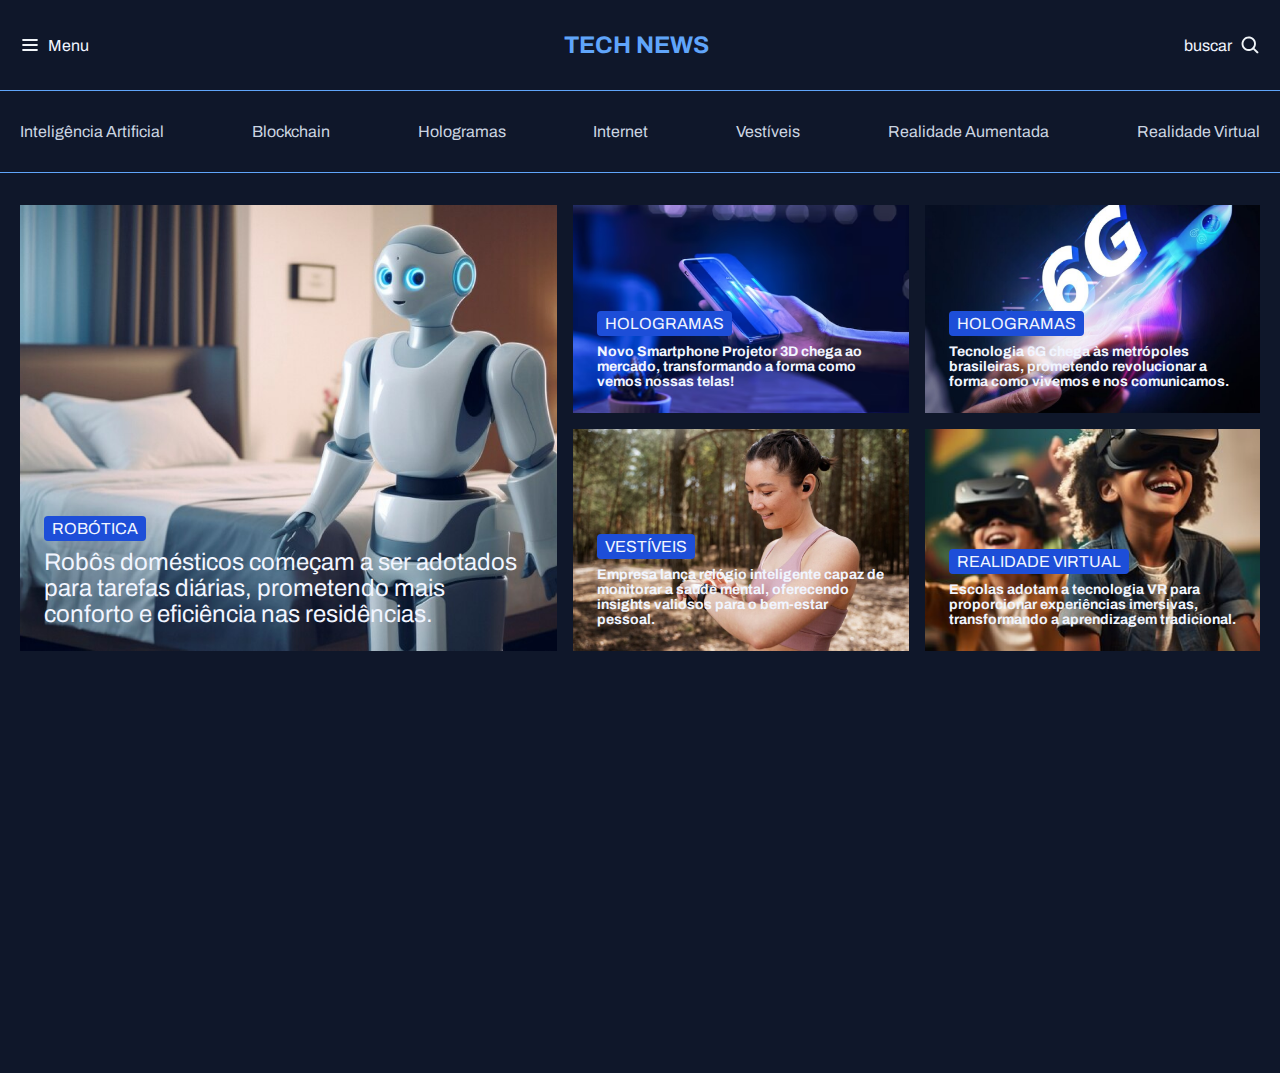
<file: portal-de-noticias/index.html>
<!DOCTYPE html>
<html lang="en">
    <head>
        <meta charset="UTF-8" />
        <meta name="viewport" content="width=device-width, initial-scale=1.0" />
        <title>Portal de Notícias</title>
        <link rel="preconnect" href="https://fonts.googleapis.com">
        <link rel="preconnect" href="https://fonts.gstatic.com" crossorigin>
        <link href="https://fonts.googleapis.com/css2?family=Archivo:ital,wght@0,100..900;1,100..900&display=swap" rel="stylesheet">
        <link rel="stylesheet" href="./styles/index.css" />
        <style>
            .top-header {
                display: flex;
                justify-content: space-between;
                color: var(--text-color-primary);
                padding: 3.2rem 2rem;
            }

            .top-header button, .content-search {
                display: flex;
                align-items: center;
                gap: 0.8rem;
            }

            .top-header a {
                text-transform: uppercase;
                color: var(--brand-color-light);
                font-weight: bold;
                font-size: 2.4rem;
            }

            header nav {
                border-top: 1px solid var(--brand-color-light);
                border-bottom: 1px solid var(--brand-color-light);
                padding: 3.2rem 2rem;
            }

            header nav ul {
                display: flex;
                justify-content: space-between;
                color: var(--text-color-secondary);
            }

            main {
                min-height: 100vh;
                padding: 3.2rem 2rem;
            }

            .content-top {
                display: flex;
                gap: 1.6rem;
            }

            .content-top-news {
                display: grid;
                grid-template-columns: repeat(2, 1fr);
                gap: 1.6rem;
            }

            .principal-new, .secondary-new {
                background-size: cover;
                background-position: center;
                background-repeat: no-repeat;
                display: flex;
                flex-direction: column;
                justify-content: flex-end;
                align-items: flex-start;
                color: var(--text-color-primary);
                padding: 2.4rem;
                gap: 0.8rem;
            }
            

            .principal-new{
                background-image: url('./assets/imagens/Image\ 01.png');
            }

            .principal-new h1, .secondary-new h1 {
                font-size: 2.4rem;
            }

            .principal-new p, .secondary-new p {
                padding: 0.4rem 0.8rem;
                text-transform: uppercase;
                background-color: var(--brand-color-dark);
                border-radius: 0.4rem;
            }

            .principal-new {
                height: 44.6rem;
            }

            .secondary-new {
                background-color: rgba(0, 0, 0, 0.5);
            }

            .secondary-new-1 {
                background-image: url('./assets/imagens/Image\ 02.png');
            }

            .secondary-new-2 {
                background-image: url('./assets/imagens/Image\ 03.png');
            }

            .secondary-new-3 {
                background-image: url('./assets/imagens/Image\ 04.png');
            }

            .secondary-new-4 {
                background-image: url('./assets/imagens/Image\ 05.png');
            }

            .secondary-new h2 {
                font-size: 1.4rem;
                font-weight: bold;
            }
        </style>
    </head>
    <body>
        <header>
            <div class="top-header">
                <button>
                    <img src="./assets/icons/menu.svg" alt="menu">
                    Menu
                </button>
                <a href="/">tech news</a>
                <div class="content-search">
                    <span>buscar</span>
                    <img src="./assets/icons/search.svg" alt="search">
                </div>
            </div>
            <nav>
                <ul>
                    <li>
                        <a href="/">Inteligência Artificial</a>
                    </li>
                    <li>
                        <a href="/">Blockchain</a>
                    </li>
                    <li>
                        <a href="/">Hologramas</a>
                    </li>
                    <li>
                        <a href="/">Internet</a>
                    </li>
                    <li>
                        <a href="/">Vestíveis</a>
                    </li>
                    <li>
                        <a href="/">Realidade Aumentada</a>
                    </li>
                    <li>
                        <a href="/">Realidade  Virtual</a>
                    </li>
                </ul>
            </nav>
        </header>
        <main>
            <div class="content-top">
                <div class="principal-new">
                    <p>Robótica</p>
                    <h1>Robôs domésticos começam a ser adotados para tarefas diárias, prometendo mais conforto e eficiência nas residências.</h1>
                </div>
                <div class="content-top-news">
                    <div class="secondary-new secondary-new-1">
                        <p>Hologramas</p>
                        <h2>Novo Smartphone Projetor 3D chega ao mercado, transformando a forma como vemos nossas telas!</h2>
                    </div>
                    <div class="secondary-new secondary-new-2">
                        <p>Hologramas</p>
                        <h2>Tecnologia 6G chega às metrópoles brasileiras, prometendo revolucionar a forma como vivemos e nos comunicamos.</h2>
                    </div>
                    <div class="secondary-new secondary-new-3">
                        <p>Vestíveis</p>
                        <h2>Empresa lança relógio inteligente capaz de monitorar a saúde mental, oferecendo insights valiosos para o bem-estar pessoal.</h2>
                    </div>
                    <div class="secondary-new secondary-new-4">
                        <p>Realidade Virtual</p>
                        <h2>Escolas adotam a tecnologia VR para proporcionar experiências imersivas, transformando a aprendizagem tradicional.</h2>
                    </div>
                </div>
            </div>
        </main>
    </body>
</html>
</file>
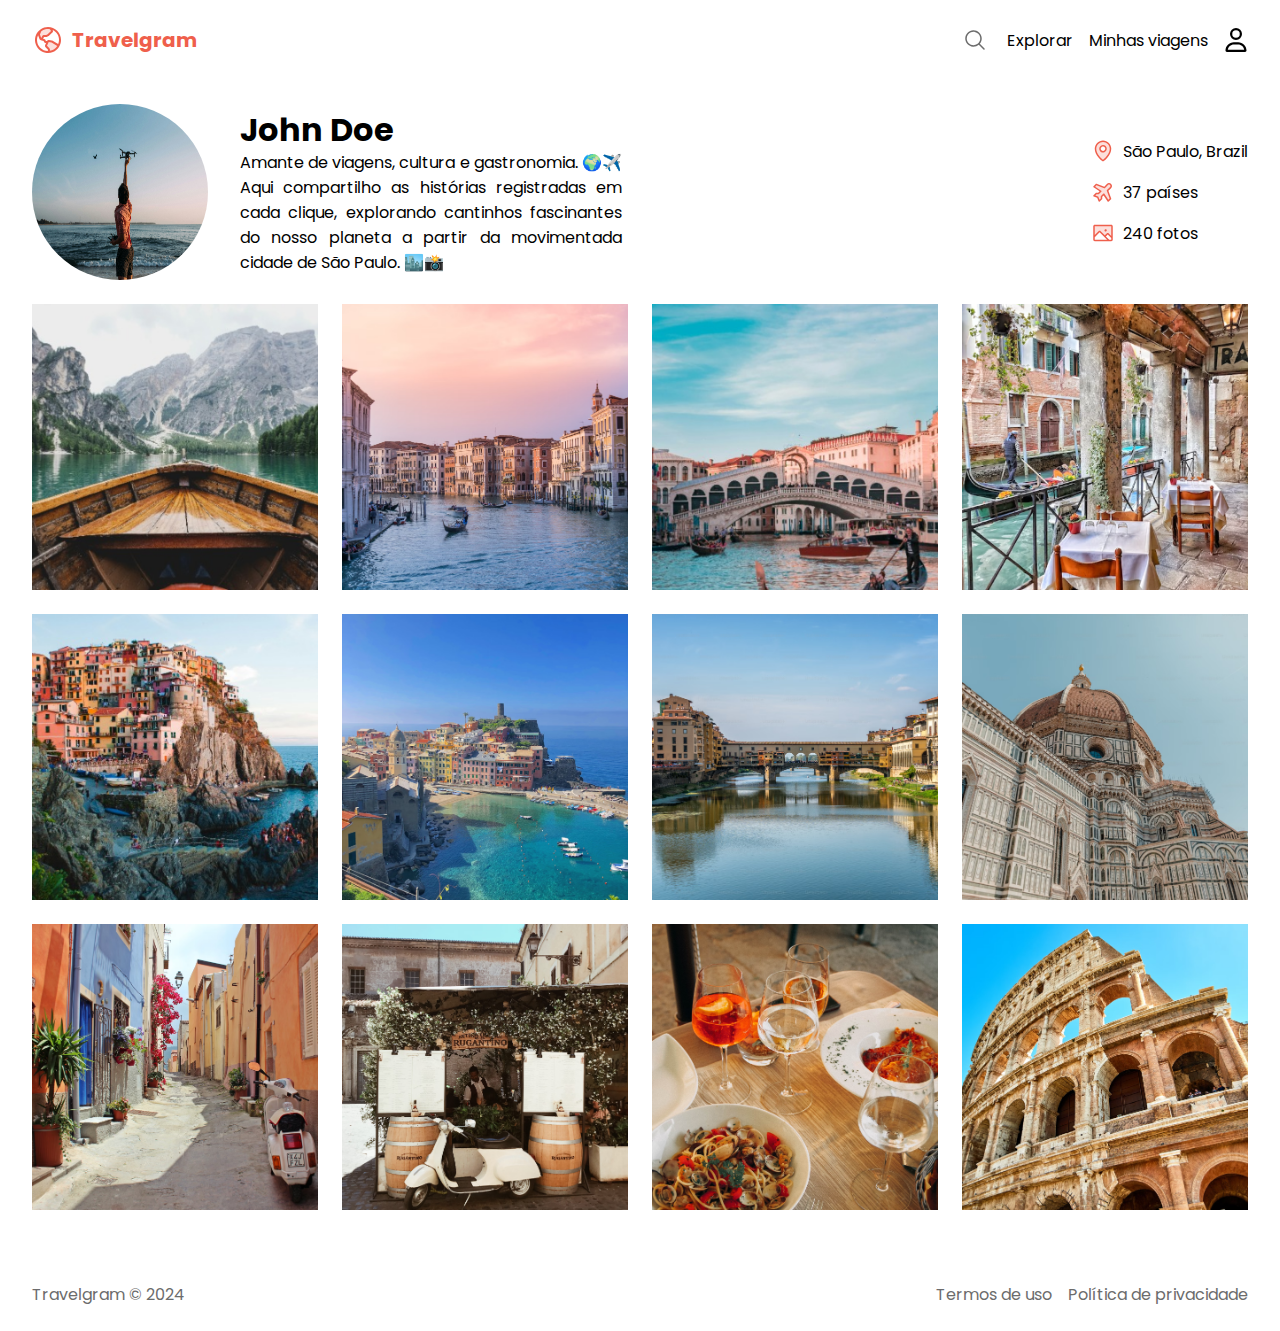
<file: viagens/index.html>
<!DOCTYPE html>
<html lang="en">
    <head>
        <meta charset="UTF-8" />
        <meta name="viewport" content="width=device-width, initial-scale=1.0" />
        <title>Perfil de Viagens</title>
        <link rel="preconnect" href="https://fonts.googleapis.com" />
        <link rel="preconnect" href="https://fonts.gstatic.com" crossorigin />
        <link
            href="https://fonts.googleapis.com/css2?family=Poppins:ital,wght@0,100;0,200;0,300;0,400;0,500;0,600;0,700;0,800;0,900;1,100;1,200;1,300;1,400;1,500;1,600;1,700;1,800;1,900&display=swap"
            rel="stylesheet"
        />
        <link rel="stylesheet" href="./styles/index.css" />
    </head>
    <body>
        <header>
            <a href="/" class="logo-link">
                <img
                    src="./assets/icons/globe.svg"
                    alt="globe representing travelgam logo"
                />
                Travelgram
            </a>
            <nav>
                <!-- <div class="search-container"> -->
                    <img src="./assets/icons/search.svg" alt="search travels" />
                    <!-- <input type="text" placeholder="Pesquise por viagens" />
                </div> -->
                <a class="sm-hidden" href="">Explorar</a>
                <a class="sm-hidden" href="">Minhas viagens</a>
                <img src="./assets/icons/user.svg" alt="" />
            </nav>
        </header>
        <main>
            <div class="top-container">
                <div class="user-info">
                    <img class="rounded" src="./assets/imagens/user.jpg" alt="" />
                    <div>
                        <h1>John Doe</h1>
                        <p>
                            Amante de viagens, cultura e gastronomia. 🌍✈️ Aqui
                            compartilho as histórias registradas em cada clique,
                            explorando cantinhos fascinantes do nosso planeta a partir
                            da movimentada cidade de São Paulo. 🏙️📸
                        </p>
                    </div>
                </div>
                <ul>
                    <li>
                        <img src="./assets/icons/location.svg" alt="">
                        São Paulo, Brazil
                    </li>
                    <li>
                        <img src="./assets/icons/plane.svg" alt="">
                        37 países
                    </li>
                    <li>
                        <img src="./assets/icons/picture.svg" alt="">
                        240 fotos
                    </li>
                </ul>
            </div>
            <div class="middle-container">
                <img src="./assets/imagens/Image 01.png" alt="">
                <img src="./assets/imagens/Image 02.png" alt="">
                <img src="./assets/imagens/Image 03.png" alt="">
                <img src="./assets/imagens/Image 04.png" alt="">
                <img src="./assets/imagens/Image 05.png" alt="">
                <img src="./assets/imagens/Image 06.png" alt="">
                <img src="./assets/imagens/Image 07.png" alt="">
                <img src="./assets/imagens/Image 08.png" alt="">
                <img src="./assets/imagens/Image 09.png" alt="">
                <img src="./assets/imagens/Image 10.png" alt="">
                <img src="./assets/imagens/Image 11.png" alt="">
                <img src="./assets/imagens/Image 12.png" alt="">
            </div>
        </main>
        <footer>
            <p>Travelgram © 2024</p>
            <div>
                <a href="/terms">Termos de uso</a>
                <a href="">Política de privacidade</a>
            </div>
        </footer>
    </body>
</html>
</file>
<file: portal-de-noticias/styles/index.css>
@import url("./reset.css");
@import url("./vars.css");

body {
    font-size: 1.6rem;
    background-color: var(--bg-color);
}
</file>
<file: viagens/styles/index.css>
@import url("./reset.css");
@import url("./vars.css");


body {
    font-size: 1.6rem;
}

.rounded {
    border-radius: 50%;
}

header {
    display: flex;
    justify-content: space-between;
    align-items: center;
    padding: 2.4rem 3.2rem;
}

.logo-link {
    display: flex;
    align-items: center;
    gap: 0.8rem;
    font-size: 2rem;
    color: var(--brand-color);
    font-weight: bold;
}

header nav {
    display: flex;
    align-items: center;
    gap: 1.6rem;
}

.search-container {
    display: flex;
    align-items: center;
    border: 1px solid var(--skeleton-color);
}

header nav a:hover {
    color: var(--brand-color);
    text-decoration: underline;
}

main {
    padding: 2.4rem 3.2rem;
}

.top-container {
    display: flex;
    justify-content: space-between;
    align-items: center;
}

.user-info {
    display: flex;
    width: 59rem;
    align-items: center;
    gap: 3.2rem;
}

.user-info img {
    width: 17.6rem;
    height: 17.6rem;
}

.user-info h1 {
    font-size: 3.2rem;
    line-height: 125%;
    font-weight: bold;
}

.user-info p {
    text-align: justify;
}

.top-container ul {
    display: flex;
    flex-direction: column;
    justify-content: space-between;
    gap: 1.6rem;
}

.top-container ul li {
    display: flex;
    align-items: center;
    gap: 0.8rem;
}

.middle-container {
    display: grid;
    grid-template-columns: repeat(4, 1fr);
    gap: 2.4rem;
    padding-top: 2.4rem;
    padding-bottom: 2.4rem;
}

.middle-container img:hover {
    opacity: 0.8;
}

footer {
    display: flex;
    justify-content: space-between;
    align-items: center;
    padding: 2.4rem 3.2rem;
    color: var(--text-color-secondary);
}

footer div {
    display: flex;
    gap: 1.6rem;
}

@media (max-width: 768px) {
    .top-container, .top-container .user-info {
        flex-direction: column;
    }

    .top-container .user-info {
        width: 100%;
        margin-bottom: 2rem;
    }

    .top-container ul {
        width: 100%;
    }

    .sm-hidden {
        display: none;
    }

    .middle-container {
        grid-template-columns: repeat(1, 1fr);
    }

    footer {
        font-size: 1.4rem;
        flex-direction: column;
        gap: 1.6rem;
    }
}
</file>
